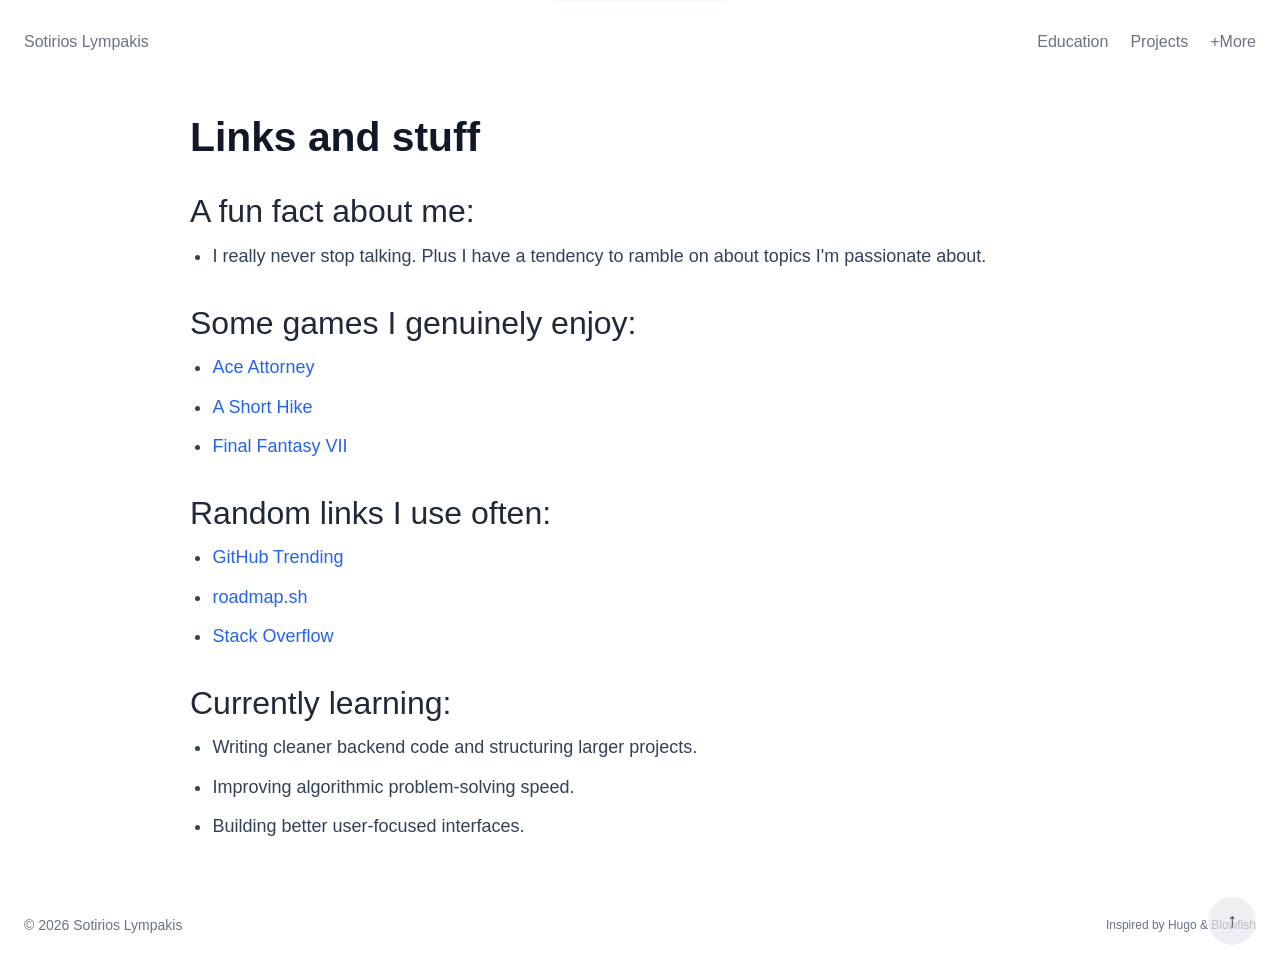
<file: more/index.html>
<!doctype html>
<html lang="en">
  <head>
    <meta charset="UTF-8" />
    <meta name="viewport" content="width=device-width, initial-scale=1.0" />
    <title>+More · Sotirios Lympakis</title>
    <meta name="description" content="Random links and fun facts by Sotirios Lympakis." />
    <link rel="stylesheet" href="../styles.css" />
  </head>
  <body>
    <div id="the-top" class="top-skip">
      <a href="#main-content"><span>↓</span>Skip to main content</a>
    </div>

    <header class="main-menu">
      <div class="menu-inner">
        <nav class="brand-nav">
          <a href="../index.html">Sotirios Lympakis</a>
        </nav>
        <nav class="page-nav" aria-label="Main navigation">
          <a href="../education/index.html">Education</a>
          <a href="../projects/index.html">Projects</a>
          <a href="index.html">+More</a>
        </nav>
      </div>
    </header>

    <div class="shell">
      <main id="main-content" class="grow more-main">
        <article class="more-wrap">
          <h1 class="more-title">Links and stuff</h1>

          <section class="more-section">
            <h2>A fun fact about me:</h2>   
            <ul>
              <li>I really never stop talking. Plus I have a tendency to ramble on about topics I'm passionate about.</li>
            </ul>
          </section>

          <section class="more-section">
            <h2>Some games I genuinely enjoy:</h2>
            <ul>
              <li><a href="https://store.steampowered.com/app/787480/Phoenix_Wright_Ace_Attorney_Trilogy/" target="_blank" rel="noopener noreferrer">Ace Attorney</a></li>
              <li><a href="https://store.steampowered.com/app/1055540/A_Short_Hike/" target="_blank" rel="noopener noreferrer">A Short Hike</a></li>
              <li><a href="https://store.steampowered.com/app/39140/FINAL_FANTASY_VII/" target="_blank" rel="noopener noreferrer">Final Fantasy VII</a></li>
            </ul>
          </section>

          <section class="more-section">
            <h2>Random links I use often:</h2>
            <ul>
              <li><a href="https://github.com/trending" target="_blank" rel="noopener noreferrer">GitHub Trending</a></li>
              <li><a href="https://roadmap.sh/" target="_blank" rel="noopener noreferrer">roadmap.sh</a></li>
              <li><a href="https://stackoverflow.com/" target="_blank" rel="noopener noreferrer">Stack Overflow</a></li>
            </ul>
          </section>

          <section class="more-section">
            <h2>Currently learning:</h2>
            <ul>
              <li>Writing cleaner backend code and structuring larger projects.</li>
              <li>Improving algorithmic problem-solving speed.</li>
              <li>Building better user-focused interfaces.</li>
            </ul>
          </section>
        </article>

        <div id="top-scroller">
          <a href="#the-top" aria-label="Scroll to top" title="Scroll to top">↑</a>
        </div>
      </main>

      <footer id="site-footer">
        <div class="footer-row">
          <p>© <span id="year"></span> Sotirios Lympakis</p>
          <p>
            Inspired by
            <a href="https://gohugo.io/" target="_blank" rel="noopener noreferrer">Hugo</a>
            &amp;
            <a href="https://blowfish.page/" target="_blank" rel="noopener noreferrer">Blowfish</a>
          </p>
        </div>
      </footer>
    </div>

    <script>
      document.getElementById("year").textContent = new Date().getFullYear();
    </script>
  </body>
</html>
</file>
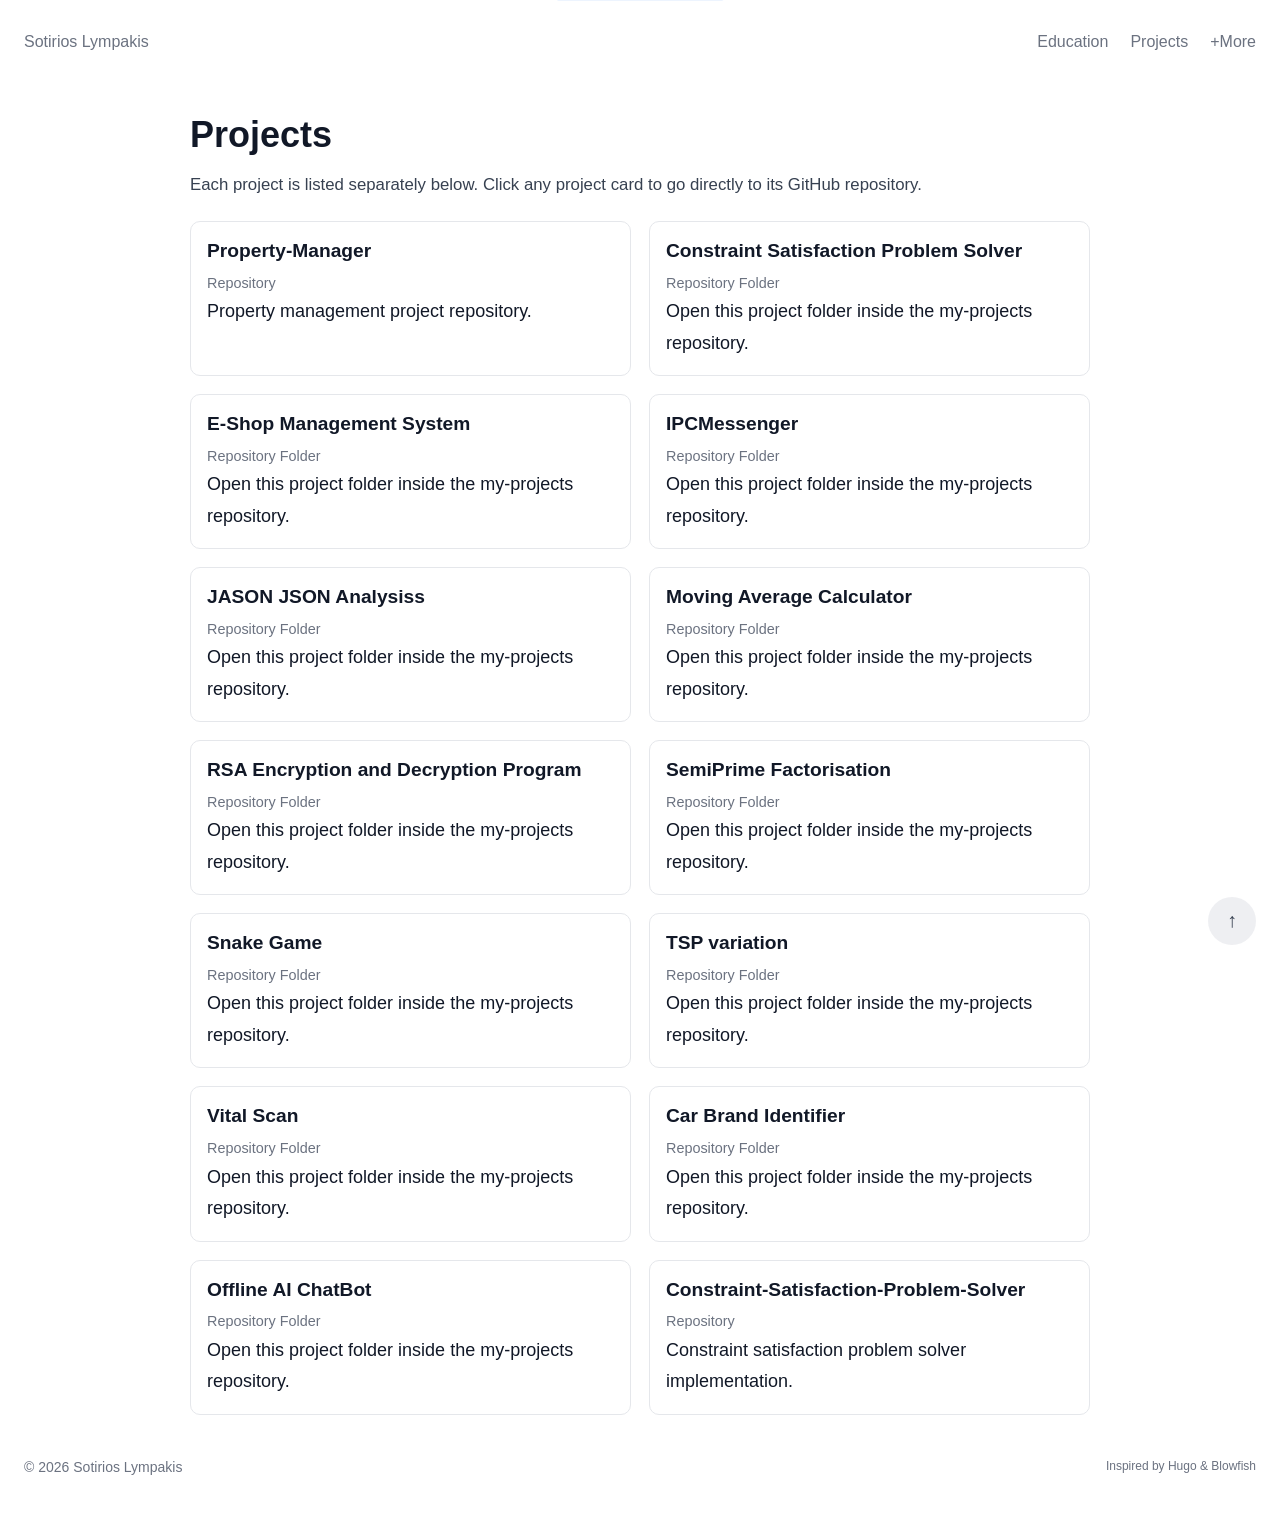
<file: projects/index.html>
<!doctype html>
<html lang="en">
  <head>
    <meta charset="UTF-8" />
    <meta name="viewport" content="width=device-width, initial-scale=1.0" />
    <title>Projects · Sotirios Lympakis</title>
    <meta name="description" content="Projects by Sotirios Lympakis." />
    <link rel="stylesheet" href="../styles.css" />
  </head>
  <body>
    <div id="the-top" class="top-skip">
      <a href="#main-content"><span>↓</span>Skip to main content</a>
    </div>

    <header class="main-menu">
      <div class="menu-inner">
        <nav class="brand-nav">
          <a href="../index.html">Sotirios Lympakis</a>
        </nav>
        <nav class="page-nav" aria-label="Main navigation">
          <a href="../education/index.html">Education</a>
          <a href="index.html">Projects</a>
          <a href="../more/index.html">+More</a>
        </nav>
      </div>
    </header>

    <div class="shell">
      <main id="main-content" class="grow projects-main">
        <article class="projects-wrap">
          <h1 class="projects-title">Projects</h1>
          <p class="projects-intro">
            Each project is listed separately below. Click any project card to go directly to its GitHub repository.
          </p>

          <section class="projects-grid" aria-label="Project list">
            <a class="project-card" href="https://github.com/limpakis/Property-Manager" rel="noopener noreferrer">
              <div class="project-card-body">
                <h2>Property-Manager</h2>
                <p class="project-meta">Repository</p>
                <p>Property management project repository.</p>
              </div>
            </a>

            <a class="project-card" href="https://github.com/limpakis/my-projects/tree/main/Constraint%20Satisfaction%20Problem%20Solver" rel="noopener noreferrer">
              <div class="project-card-body">
                <h2>Constraint Satisfaction Problem Solver</h2>
                <p class="project-meta">Repository Folder</p>
                <p>Open this project folder inside the my-projects repository.</p>
              </div>
            </a>

            <a class="project-card" href="https://github.com/limpakis/my-projects/tree/main/E-Shop%20Management%20System" rel="noopener noreferrer">
              <div class="project-card-body">
                <h2>E-Shop Management System</h2>
                <p class="project-meta">Repository Folder</p>
                <p>Open this project folder inside the my-projects repository.</p>
              </div>
            </a>

            <a class="project-card" href="https://github.com/limpakis/my-projects/tree/main/IPCMessenger" rel="noopener noreferrer">
              <div class="project-card-body">
                <h2>IPCMessenger</h2>
                <p class="project-meta">Repository Folder</p>
                <p>Open this project folder inside the my-projects repository.</p>
              </div>
            </a>

            <a class="project-card" href="https://github.com/limpakis/my-projects/tree/main/JASON%20JSON%20Analysiss" rel="noopener noreferrer">
              <div class="project-card-body">
                <h2>JASON JSON Analysiss</h2>
                <p class="project-meta">Repository Folder</p>
                <p>Open this project folder inside the my-projects repository.</p>
              </div>
            </a>

            <a class="project-card" href="https://github.com/limpakis/my-projects/tree/main/Moving%20Average%20Calculator" rel="noopener noreferrer">
              <div class="project-card-body">
                <h2>Moving Average Calculator</h2>
                <p class="project-meta">Repository Folder</p>
                <p>Open this project folder inside the my-projects repository.</p>
              </div>
            </a>

            <a class="project-card" href="https://github.com/limpakis/my-projects/tree/main/RSA%20Encryption%20and%20Decryption%20Program" rel="noopener noreferrer">
              <div class="project-card-body">
                <h2>RSA Encryption and Decryption Program</h2>
                <p class="project-meta">Repository Folder</p>
                <p>Open this project folder inside the my-projects repository.</p>
              </div>
            </a>

            <a class="project-card" href="https://github.com/limpakis/my-projects/tree/main/SemiPrime%20Factorisation" rel="noopener noreferrer">
              <div class="project-card-body">
                <h2>SemiPrime Factorisation</h2>
                <p class="project-meta">Repository Folder</p>
                <p>Open this project folder inside the my-projects repository.</p>
              </div>
            </a>

            <a class="project-card" href="https://github.com/limpakis/my-projects/tree/main/Snake%20Game" rel="noopener noreferrer">
              <div class="project-card-body">
                <h2>Snake Game</h2>
                <p class="project-meta">Repository Folder</p>
                <p>Open this project folder inside the my-projects repository.</p>
              </div>
            </a>

            <a class="project-card" href="https://github.com/limpakis/my-projects/tree/main/TSP%20variation" rel="noopener noreferrer">
              <div class="project-card-body">
                <h2>TSP variation</h2>
                <p class="project-meta">Repository Folder</p>
                <p>Open this project folder inside the my-projects repository.</p>
              </div>
            </a>

            <a class="project-card" href="https://github.com/limpakis/my-projects/tree/main/Vital%20Scan" rel="noopener noreferrer">
              <div class="project-card-body">
                <h2>Vital Scan</h2>
                <p class="project-meta">Repository Folder</p>
                <p>Open this project folder inside the my-projects repository.</p>
              </div>
            </a>

            <a class="project-card" href="https://github.com/limpakis/my-projects/tree/main/car-project" rel="noopener noreferrer">
              <div class="project-card-body">
                <h2>Car Brand Identifier</h2>
                <p class="project-meta">Repository Folder</p>
                <p>Open this project folder inside the my-projects repository.</p>
              </div>
            </a>

            <a class="project-card" href="https://github.com/limpakis/my-projects/tree/main/offline-assistant" rel="noopener noreferrer">
              <div class="project-card-body">
                <h2>Offline AI ChatBot</h2>
                <p class="project-meta">Repository Folder</p>
                <p>Open this project folder inside the my-projects repository.</p>
              </div>
            </a>

            <a class="project-card" href="https://github.com/limpakis/Constraint-Satisfaction-Problem-Solver" rel="noopener noreferrer">
              <div class="project-card-body">
                <h2>Constraint-Satisfaction-Problem-Solver</h2>
                <p class="project-meta">Repository</p>
                <p>Constraint satisfaction problem solver implementation.</p>
              </div>
            </a>

          </section>
        </article>

        <div id="top-scroller">
          <a href="#the-top" aria-label="Scroll to top" title="Scroll to top">↑</a>
        </div>
      </main>

      <footer id="site-footer">
        <div class="footer-row">
          <p>© <span id="year"></span> Sotirios Lympakis</p>
          <p>
            Inspired by
            <a href="https://gohugo.io/" target="_blank" rel="noopener noreferrer">Hugo</a>
            &amp;
            <a href="https://blowfish.page/" target="_blank" rel="noopener noreferrer">Blowfish</a>
          </p>
        </div>
      </footer>
    </div>

    <script>
      document.getElementById("year").textContent = new Date().getFullYear();
    </script>
  </body>
</html>
</file>
<file: styles.css>
:root {
  --bg: #ffffff;
  --text: #111827;
  --muted: #6b7280;
  --line: #e5e7eb;
  --primary: #2563eb;
}

* {
  box-sizing: border-box;
}

html,
body {
  margin: 0;
  padding: 0;
  scroll-behavior: smooth;
}

body {
  min-height: 100vh;
  font-family: ui-sans-serif, -apple-system, BlinkMacSystemFont, "Segoe UI", Roboto, "Helvetica Neue", Arial, "Noto Sans", sans-serif;
  background: var(--bg);
  color: var(--text);
  font-size: 18px;
  line-height: 1.75;
  max-width: 1280px;
  margin-inline: auto;
  padding-inline: 24px;
}

a {
  color: inherit;
  text-decoration: none;
}

a:hover {
  color: var(--primary);
}

.top-skip {
  position: absolute;
  left: 50%;
  transform: translateX(-50%);
}

.top-skip a {
  display: inline-block;
  background: #dbeafe;
  color: #1d4ed8;
  font-weight: 700;
  font-size: 14px;
  padding: 4px 12px;
  border-bottom-left-radius: 8px;
  border-bottom-right-radius: 8px;
  transform: translateY(-100%);
  transition: transform 0.2s ease;
}

.top-skip a:focus {
  transform: translateY(0);
}

.top-skip span {
  padding-right: 8px;
}

.main-menu {
  padding-top: 2px;
  padding-bottom: 3px;
}

.menu-inner {
  display: flex;
  align-items: center;
  justify-content: space-between;
  padding: 24px 0;
  gap: 12px;
}

.brand-nav a,
.page-nav a {
  color: #6b7280;
  font-size: 16px;
  font-weight: 500;
}

.brand-nav a:hover,
.page-nav a:hover {
  color: #111827;
}

.page-nav {
  display: flex;
  align-items: center;
  gap: 22px;
}

.shell {
  position: relative;
  min-height: calc(100vh - 86px);
  display: flex;
  flex-direction: column;
}

.grow {
  flex: 1;
}

.profile-card {
  height: 100%;
  display: flex;
  flex-direction: column;
  align-items: center;
  justify-content: center;
  text-align: center;
}

.profile-header {
  display: flex;
  flex-direction: column;
  align-items: center;
  padding: 4px;
  margin-bottom: 12px;
}

.avatar {
  width: 144px;
  height: 144px;
  border-radius: 999px;
  object-fit: cover;
  margin-bottom: 8px;
}

h1 {
  margin: 0;
  font-size: 2.25rem;
  font-weight: 800;
  line-height: 1.2;
}

h2 {
  margin: 2px 0 0;
  color: var(--muted);
  font-size: 1.25rem;
  line-height: 1.4;
  font-weight: 500;
}

.social-icons {
  margin-top: 4px;
  display: flex;
  flex-wrap: wrap;
  justify-content: center;
  color: #9ca3af;
  font-size: 30px;
}

.social-icons a {
  padding-inline: 5px;
  display: inline-flex;
  align-items: center;
}

.social-icons a:hover {
  color: #1d4ed8;
}

.social-icons svg {
  width: 1em;
  height: 1em;
  fill: currentColor;
}

.prose {
  max-width: 65ch;
  text-align: left;
}

.prose hr {
  border: 0;
  border-top: 1px solid var(--line);
  margin: 0 0 12px;
}

.small-copy {
  font-size: 0.9em;
}

.small-copy p {
  margin: 10px 0;
}

.anchor-section {
  margin-top: 24px;
  scroll-margin-top: 110px;
}

.anchor-section h3 {
  margin: 0 0 8px;
  font-size: 1rem;
  line-height: 1.35;
  color: #374151;
}

.small-copy a {
  color: var(--primary);
}

#top-scroller {
  position: absolute;
  right: 0;
  top: calc(100vh - 88px);
}

#top-scroller a {
  display: flex;
  align-items: center;
  justify-content: center;
  width: 48px;
  height: 48px;
  border-radius: 999px;
  background: rgba(229, 231, 235, 0.65);
  color: #374151;
  font-size: 20px;
}

#top-scroller a:hover {
  color: var(--primary);
}

#site-footer {
  padding-block: 40px;
}

.footer-row {
  display: flex;
  align-items: center;
  justify-content: space-between;
  gap: 16px;
}

.footer-row p {
  margin: 0;
  color: #6b7280;
}

.footer-row p:first-child {
  font-size: 14px;
}

.footer-row p:last-child {
  font-size: 12px;
}

.footer-row a {
  text-decoration: none;
}

.footer-row a:hover {
  text-decoration: underline;
}

.projects-main {
  display: block;
}

.projects-wrap {
  max-width: 900px;
  margin: 0 auto;
  padding-top: 8px;
}

.projects-title {
  margin: 20px 0 14px;
  font-size: 2.25rem;
  font-weight: 800;
  line-height: 1.2;
  text-align: left;
}

.projects-intro {
  margin: 0 0 22px;
  font-size: 1.05rem;
  color: #374151;
}

.projects-grid {
  display: grid;
  grid-template-columns: repeat(2, minmax(0, 1fr));
  gap: 18px;
}

.project-card {
  display: block;
  border: 1px solid var(--line);
  border-radius: 10px;
  background: #ffffff;
  color: #111827;
}

.project-card:hover {
  border-color: #cbd5e1;
  color: inherit;
}

.project-card-body {
  padding: 16px;
}

.project-card-body h2 {
  margin: 0 0 6px;
  color: #111827;
  font-size: 1.2rem;
  font-weight: 700;
}

.project-meta {
  margin: 0 0 8px;
  font-size: 0.9rem;
  color: #6b7280;
}

.project-card-body p {
  margin: 0;
}

.more-main {
  display: block;
}

.more-wrap {
  max-width: 900px;
  margin: 0 auto;
  padding-top: 8px;
}

.more-title {
  margin: 20px 0 16px;
  font-size: 2.55rem;
  font-weight: 800;
  line-height: 1.2;
  color: #111827;
}

.more-section {
  margin: 30px 0;
}

.more-section h2 {
  margin: 0 0 8px;
  font-size: 2rem;
  line-height: 1.3;
  color: #1f2937;
}

.more-section ul {
  margin: 0;
  padding-left: 1.4rem;
}

.more-section li {
  margin: 8px 0;
  color: #334155;
}

.more-section a {
  color: var(--primary);
}

.education-main {
  display: block;
}

.education-wrap {
  position: relative;
  max-width: 900px;
  margin: 0 auto;
  padding: 16px 0 30px 56px;
}

.education-line {
  position: absolute;
  left: 24px;
  top: 0;
  bottom: 0;
  width: 2px;
  background: #3b82f6;
}

.education-card {
  position: relative;
  background: #ffffff;
  border: 1px solid var(--line);
  border-radius: 12px;
  box-shadow: 0 16px 34px rgba(15, 23, 42, 0.08);
  padding: 28px 30px;
}

.education-icon {
  position: absolute;
  left: -44px;
  top: 30px;
  width: 34px;
  height: 34px;
  border-radius: 999px;
  background: #3b82f6;
  color: #ffffff;
  display: flex;
  align-items: center;
  justify-content: center;
  font-size: 17px;
  line-height: 1;
}

.education-head {
  display: flex;
  justify-content: space-between;
  gap: 18px;
  align-items: flex-start;
}

.education-head h1 {
  margin: 0;
  max-width: 640px;
  font-size: 2.05rem;
  font-weight: 800;
  line-height: 1.15;
  color: #1f2937;
}

.education-date {
  margin: 0;
  min-width: 190px;
  border: 1px solid #60a5fa;
  border-radius: 8px;
  color: #1d4ed8;
  padding: 7px 10px;
  font-size: 0.9rem;
  line-height: 1.25;
}

.education-department {
  margin: 20px 0 10px;
  font-size: 1.1rem;
  font-weight: 700;
  color: #374151;
  letter-spacing: 0.01em;
}

.education-logo {
  display: block;
  max-width: 360px;
  width: 100%;
  height: auto;
  margin: 0 0 16px;
  border-radius: 6px;
}

.education-university {
  display: inline-block;
  margin: 0 0 18px;
  padding: 10px 14px;
  border: 1px solid #d1d5db;
  border-radius: 8px;
  font-size: 1rem;
  color: #374151;
  background: #f9fafb;
}

.education-points {
  margin: 0;
  padding-left: 1.2rem;
}

.education-points li {
  margin: 10px 0;
  color: #334155;
}

@media (max-width: 900px) {
  body {
    padding-inline: 16px;
  }

  .page-nav {
    gap: 14px;
  }
}

@media (max-width: 700px) {
  .menu-inner {
    flex-direction: column;
    align-items: flex-start;
    padding: 16px 0;
  }

  .page-nav {
    flex-wrap: wrap;
    row-gap: 6px;
  }

  .footer-row {
    flex-direction: column;
    align-items: flex-start;
  }

  .projects-grid {
    grid-template-columns: 1fr;
  }

  .education-wrap {
    padding-left: 42px;
  }

  .education-line {
    left: 18px;
  }

  .education-card {
    padding: 20px 18px;
  }

  .education-icon {
    left: -32px;
    top: 24px;
    width: 26px;
    height: 26px;
    font-size: 14px;
  }

  .education-head {
    flex-direction: column;
    gap: 10px;
  }

  .education-head h1 {
    font-size: 1.7rem;
  }

  .education-date {
    min-width: 0;
  }

  .more-title {
    font-size: 2rem;
  }

  .more-section h2 {
    font-size: 1.45rem;
  }

  .education-logo {
    max-width: 300px;
  }
}
</file>
